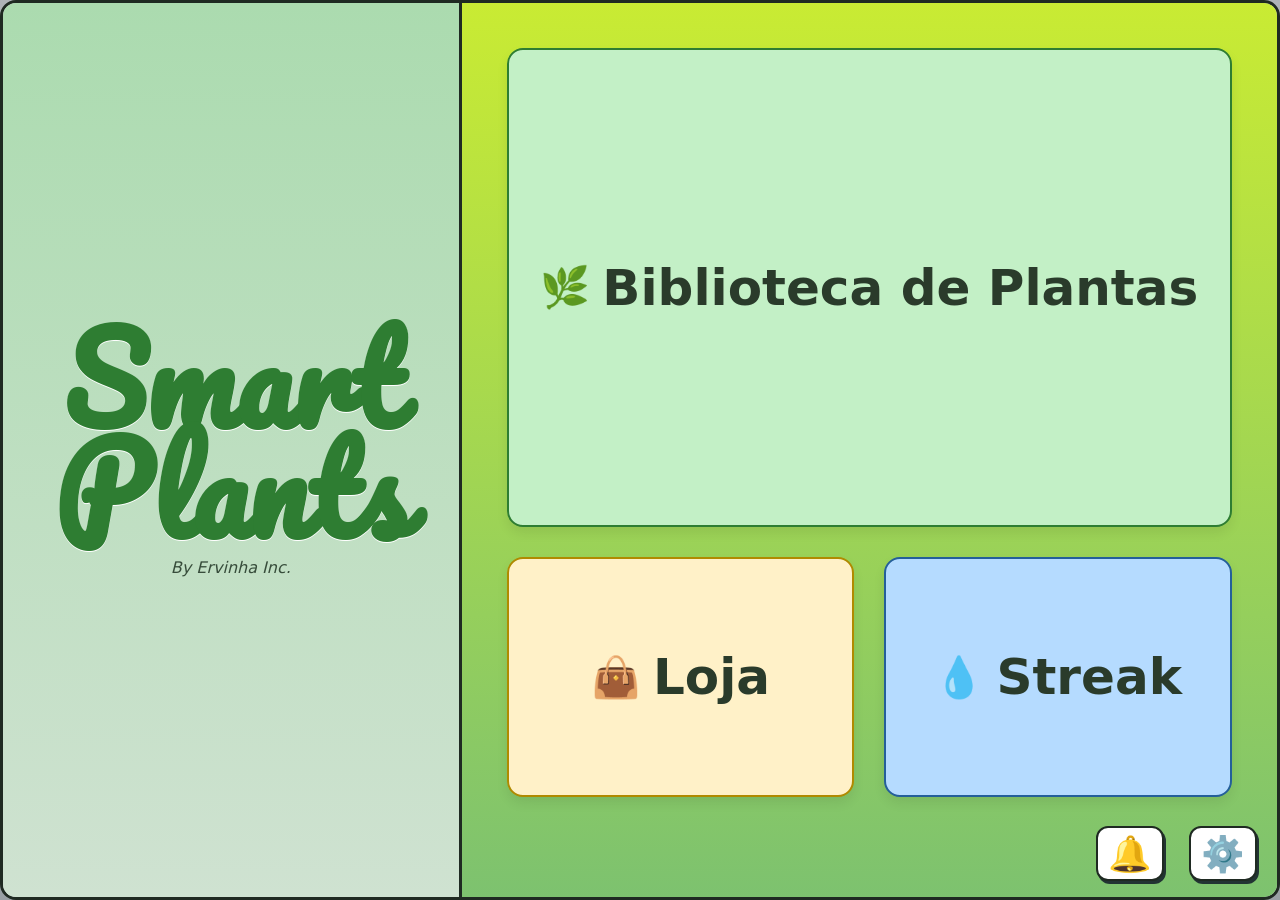
<file: index.html>
<!DOCTYPE html>
<html lang="pt-BR">
<head>
  <meta charset="UTF-8" />
  <meta name="viewport" content="width=device-width, initial-scale=1" />
  <title>SmartPlants</title>
  <link href="https://fonts.googleapis.com/css2?family=Pacifico&display=swap" rel="stylesheet" />
  <link rel="stylesheet" href="css/estilo.css" />
</head>
<body>
  <div class="app">
    <aside class="coluna-logo">
      <div class="marca">
        <h1 class="titulo">Smart<br>Plants</h1>
        <p class="assinatura">By Ervinha Inc.</p>
      </div>
    </aside>

    <main class="coluna-botoes">
      <a class="cartao cartao-biblioteca" href="plantas.html" aria-label="Biblioteca de Plantas">
        <span class="icone">🌿</span>
        <span class="texto">Biblioteca de Plantas</span>
      </a>
      <a class="cartao cartao-loja" href="loja.html"><span class="icone">👜</span><span class="texto">Loja</span></a>
      <a class="cartao cartao-streak" href="calendario.html"><span class="icone">💧</span><span class="texto">Streak</span></a>
      <!-- ícones pequenos -->
      <div class="rodape-icones">
        <button class="icone-opcao" title="Notificações">🔔</button>
        <button class="icone-opcao" title="Configurações">⚙️</button>
      </div>
    </main>

  </div>
  <script src="js/fontes.js"></script>
</body>
</html>
</file>
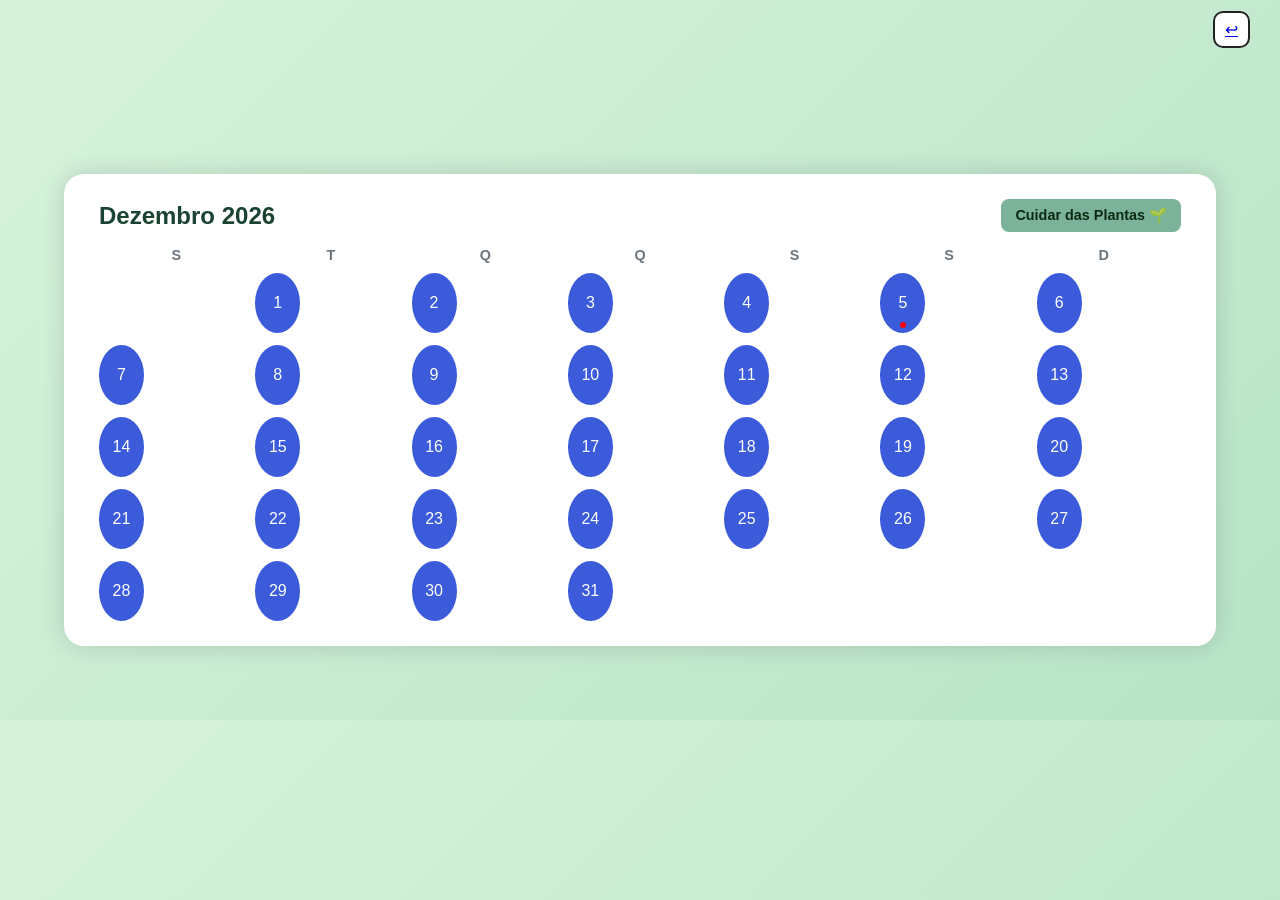
<file: calend.html>
<!DOCTYPE html>
<html lang="pt">
<head>
  <meta charset="UTF-8">
  <meta name="viewport" content="width=1280, height=720, initial-scale=1.0">
  <title>Calendário de Cuidados </title>
  <link rel="stylesheet" href="pao.css">
  
</head>
<body class="bodycal">
  <header class="topocal">
    <a class="voltar" href="index.html" title="Voltar para Home">↩</a>
  </header>
  <div class="calendar-wrapper">
   
   
  <div class="plant-video-container" id="plantVideoContainer">
   <video id="plantVideo" class="plant-video" preload="auto" muted>
    <source src="plant-20761_256.mp4" type="video/mp4">
    O teu navegador não suporta vídeo.
   </video>
   <div class="streak-overlay" id="streakText">5</div>
  </div>

    <header class="cabecalho-calendario">
      <h1 id="monthYear"></h1>
      <a href="plantas.html" class="btn">Cuidar das Plantas 🌱</a>
    </header>

    <div class="semana">
      <div>S</div>
      <div>T</div>
      <div>Q</div>
      <div>Q</div>
      <div>S</div>
      <div>S</div>
      <div>D</div>
    </div>

    <div class="calendar" id="calendar"></div>
  </div>
  
  <script src="pao.js"></script>
</body>
</html>
</file>
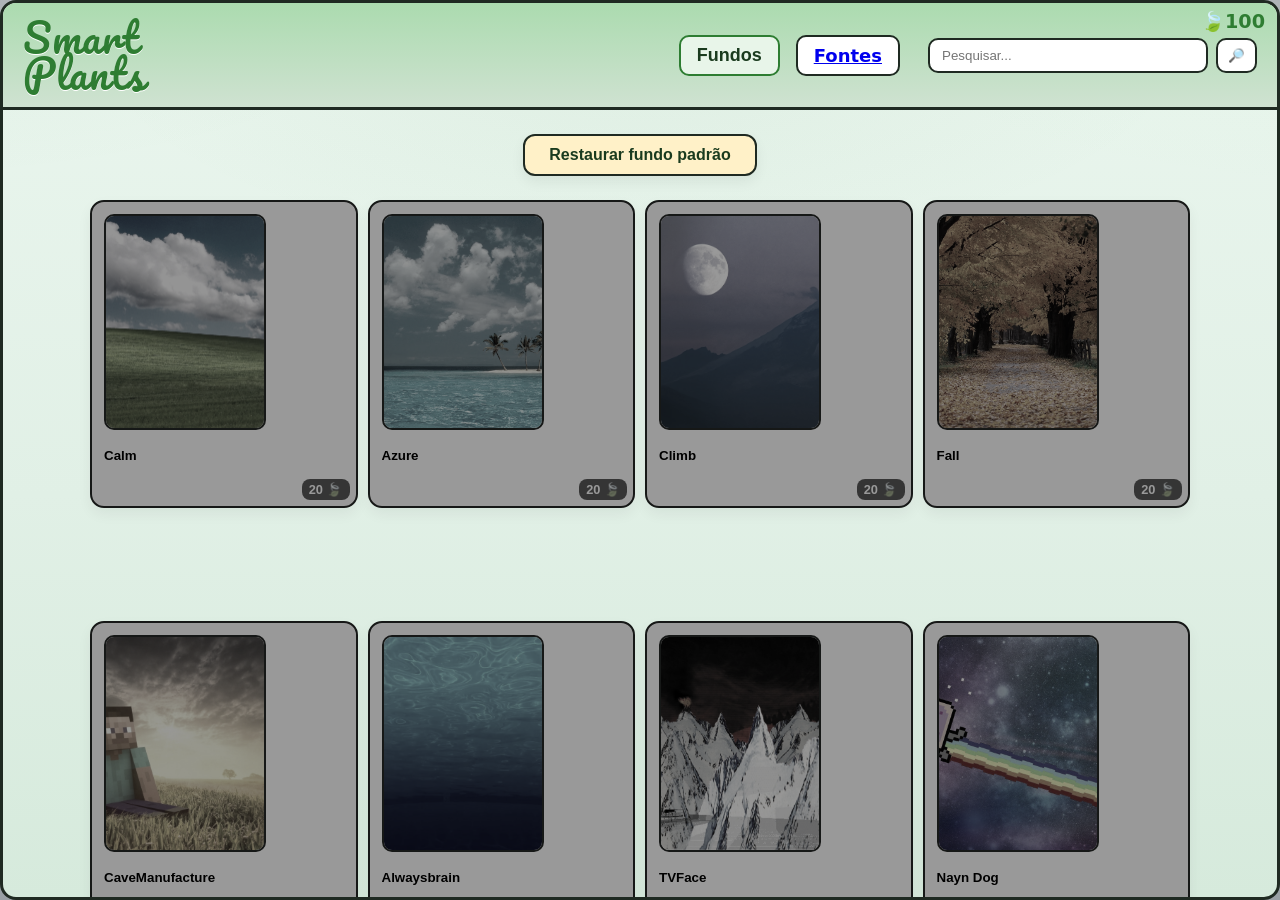
<file: loja.html>
<!DOCTYPE html>

<html lang="pt-BR">

<head>

  <meta charset="UTF-8" />

  <meta name="viewport" content="width=device-width, initial-scale=1" />

  <title>SmartPlants - Plantas</title>

  <link href="https://fonts.googleapis.com/css2?family=Pacifico&display=swap" rel="stylesheet" />

  <link rel="stylesheet" href="css/loja.css" />

</head>

<body>

  <div class="app">

    <header class="topo">

      <a class="logo-topo" href="index.html" aria-label="Voltar para Home">

        <span class="marca-mini">Smart<br>Plants</span>

      </a>

      <nav class="abas">

        <button class="aba ativa">Fundos</button>

        <a href="loja_fontes.html" class="aba">Fontes</a>

        <div class="carteira">

            🍃<span id="carteira-folhas">0</span>

        </div>

        <div class="busca">

          <input id="campo-busca" type="text" placeholder="Pesquisar..." />

          <button id="botao-filtro" title="Filtro">🔎</button>

        </div>

      </nav>

    </header>



    <main class="conteudo">

      <button id="reset-fundo" class="reset-btn">Restaurar fundo padrão</button>

      

      <section id="lista-fundos" class="grade">

        <button id="btnFundo1" class="cartao" type="button">

          <div class="foto"><img src="img\fundos\bliss.jpg"></div>

          <div class="infos"><strong>Calm</strong>

        </button>

        <button id="btnFundo2" class="cartao" type="button">

          <div class="foto"><img src="img\fundos\azul.webp"></div>

          <div class="infos"><strong>Azure</strong>

        </button>

        <button id="btnFundo3" class="cartao" type="button">

          <div class="foto"><img src="img\fundos\ascent.jpg"></div>

          <div class="infos"><strong>Climb</strong>

        </button>

        <button id="btnFundo4" class="cartao" type="button">

          <div class="foto"><img src="img\fundos\autumn.webp"></div>

          <div class="infos"><strong>Fall</strong>

        </button>

        <button id="btnFundo5" class="cartao" type="button">

          <div class="foto"><img src="img\fundos\cavemanufacture.jpg"></div>

          <div class="infos"><strong>CaveManufacture</strong>

        </button>

        <button id="btnFundo6" class="cartao" type="button">

          <div class="foto"><img src="img\fundos\Alwaysbrain.jpg"></div>

          <div class="infos"><strong>Alwaysbrain</strong>

        </button>

        <button id="btnFundo7" class="cartao" type="button">

          <div class="foto"><img src="img\fundos\TVFace.jpg"></div>

          <div class="infos"><strong>TVFace</strong>

        </button><button id="btnFundo8" class="cartao" type="button">

          <div class="foto"><img src="img\fundos\nyan_cat.jpg"></div>

          <div class="infos"><strong>Nayn Dog</strong>

        </button>

      </section>

    </main>

  </div>

  <div id="alert-modal" class="alert-modal hidden">

    <div class="alert-box">

      <p id="alert-text"></p>

      <button id="alert-ok">OK</button>

    </div>

  </div>

  <div id="confirm-modal" class="alert-modal hidden">

  <div class="alert-box">

    <p id="confirm-text"></p>

    <div style="display:flex; gap:12px; justify-content:center;">

      <button id="confirm-yes">Sim</button>

      <button id="confirm-no">Não</button>

    </div>

  </div>

</div>



  <script src="js/fontes.js"></script>

  <script src="js/fundo.js"></script>

</body>

</html>
</file>
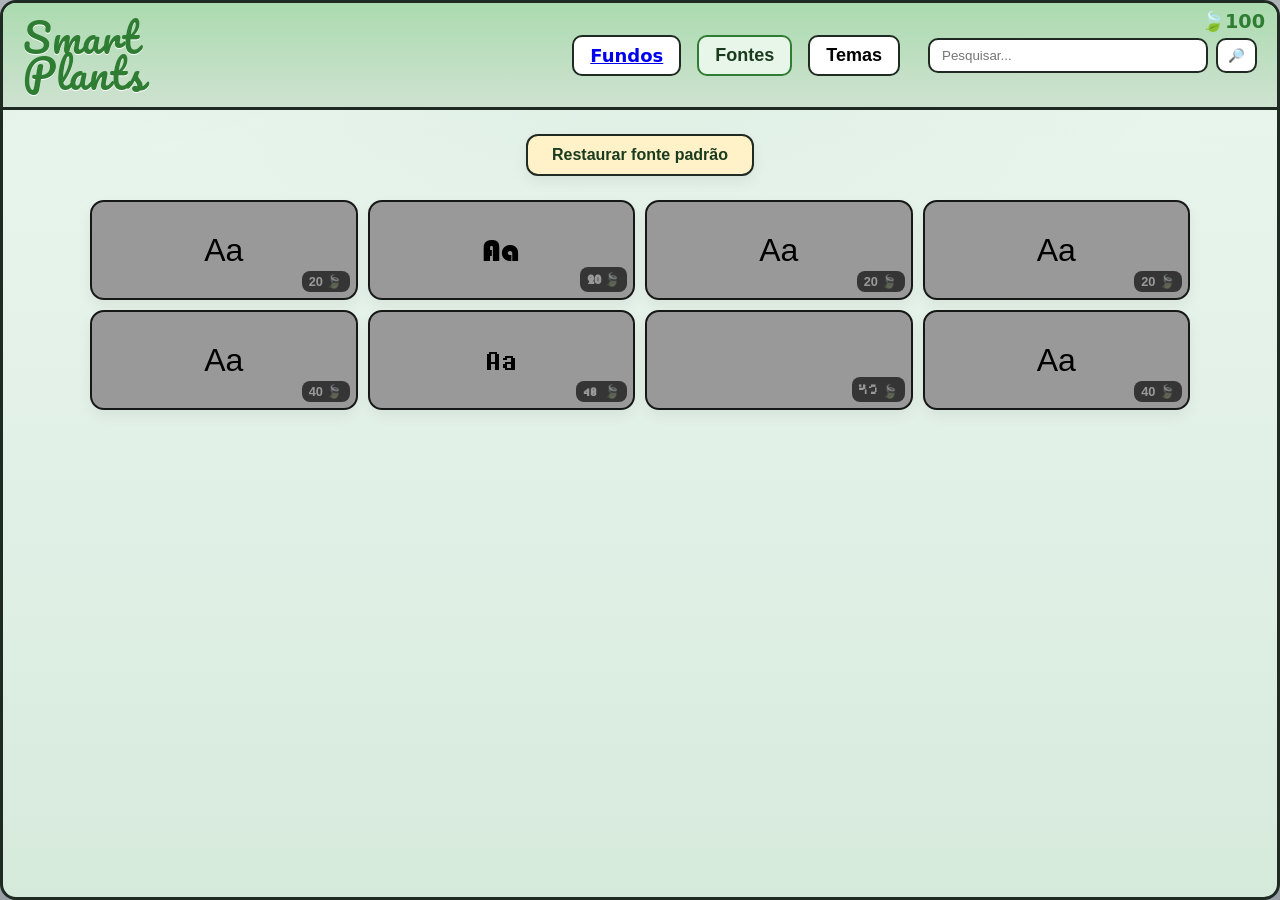
<file: loja_fontes.html>
<!DOCTYPE html>
<html lang="pt-BR">
<head>
  <meta charset="UTF-8" />
  <meta name="viewport" content="width=device-width, initial-scale=1" />
  <title>SmartPlants – Plantas</title>
  <link href="https://fonts.googleapis.com/css2?family=Pacifico&display=swap" rel="stylesheet" />
  <link rel="stylesheet" href="css/loja_fontes.css" />
</head>
<body>
  <div class="app">
    <header class="topo">
      <a class="logo-topo" href="index.html" aria-label="Voltar para Home">
        <span class="marca-mini">Smart<br>Plants</span>
      </a>
      <nav class="abas">
        <a href="loja.html" class="aba">Fundos</a>
        <button class="aba ativa">Fontes</button>
        <button class="aba">Temas</button>
        <div class="carteira">
            🍃<span id="carteira-folhas">0</span>
        </div>
        <div class="busca">
          <input id="campo-busca" type="text" placeholder="Pesquisar..." />
          <button id="botao-filtro" title="Filtro">🔎</button>
        </div>
      </nav>
    </header>

    <main class="conteudo">
      <button id="reset-fonte" class="reset-btn">Restaurar fonte padrão</button>
      
      <section id="lista-fontes" class="grade">
            <button class="cartao-fonte" data-font="Comic Sans MS">Aa</button>
            <button class="cartao-fonte" data-font="Bauhaus93">Aa</button>
            <button class="cartao-fonte" data-font="Papyrus">Aa</button>
        <button class="cartao-fonte" data-font="Jokerman">Aa</button>
        <button class="cartao-fonte" data-font="Magneto">Aa</button>
        <button class="cartao-fonte" data-font="Determination">Aa</button>
        <button class="cartao-fonte" data-font="Standard Galactic Alphabet"></button>
        <button class="cartao-fonte" data-font="Wingdings">Aa</button>
      </section>
    </main>
  </div>
  <div id="alert-modal" class="alert-modal hidden">
  <div class="alert-box">
    <p id="alert-text"></p>
    <button id="alert-ok">OK</button>
  </div>
  </div>

<div id="confirm-modal" class="alert-modal hidden">
  <div class="alert-box">
    <p id="confirm-text"></p>
    <div style="display:flex; gap:12px; justify-content:center;">
      <button id="confirm-yes">Sim</button>
      <button id="confirm-no">Não</button>
    </div>
  </div>
</div>

<!-- ORDEM CORRIGIDA: fontes.js DEPOIS de fundo.js -->
<script src="js/fontes.js"></script>
<script src="js/fundo.js"></script>
</body>
</html>
</file>
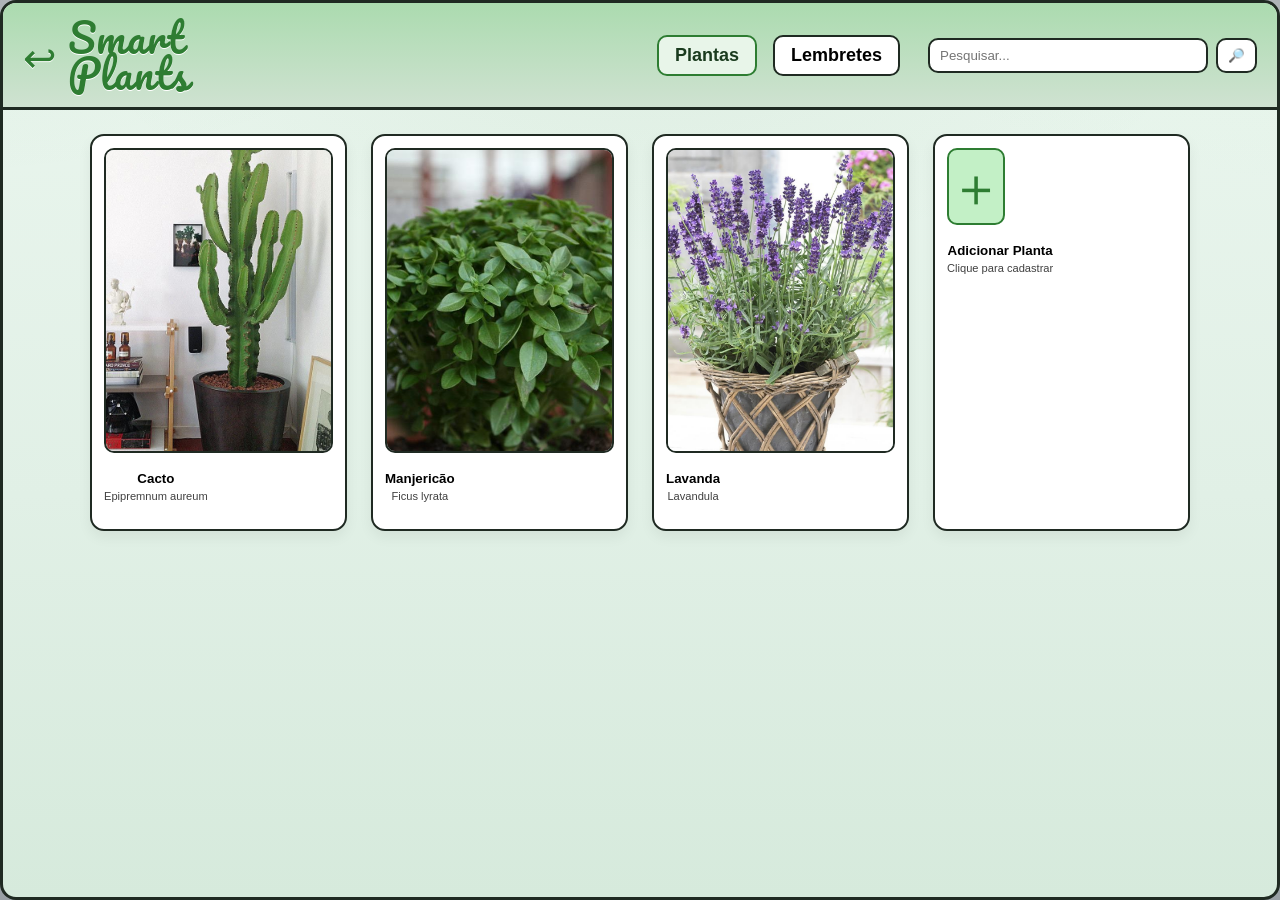
<file: plantas.html>
<!DOCTYPE html>
<html lang="pt-BR">
  <head>
    <meta charset="UTF-8" />
    <meta name="viewport" content="width=device-width, initial-scale=1" />
    <title>SmartPlants — Plantas</title>
    <link
      href="https://fonts.googleapis.com/css2?family=Pacifico&display=swap"
      rel="stylesheet"
    />
    <link rel="stylesheet" href="css/plantas.css" />
  </head>
  <body>
    <div class="app">
      <header class="topo">
        <a class="logo-topo" href="index.html" aria-label="Voltar para Home">
          <span class="logo-voltar marca-mini" aria-hidden="true">↩</span>
          <span class="marca-mini">Smart<br />Plants</span>
        </a>
        <nav class="abas">
          <button class="aba ativa">Plantas</button>
          <button class="aba" id="botao_lembretes_principal">
            <a
              href="lembretes.html"
              style="text-decoration: none; color: inherit"
              >Lembretes</a
            >
          </button>
          <div class="busca">
            <input id="campo-busca" type="text" placeholder="Pesquisar..." />
            <button id="botao-filtro" title="Filtro">🔎</button>
          </div>
        </nav>
      </header>

      <main class="conteudo">
        <section id="lista-plantas" class="grade">
          <!-- renderizado pelo JS -->
          <button id="cartao-adicionar" class="cartao adicionar" type="button">
            <div class="foto"><span class="mais">＋</span></div>
            <div class="infos">
              <strong>Adicionar Planta</strong
              ><small>Clique para cadastrar</small>
            </div>
          </button>
        </section>
      </main>
    </div>

    <!-- VISOR (visualização) — diferente do modal de editar -->
    <section id="visor" class="visor" hidden>
      <div class="visor-conteudo">
        <button id="fechar-visor" class="fechar" title="Fechar">✕</button>

        <aside class="painel-lateral">
          <h3>Ajudas</h3>
          <div id="texto-ajudas" class="texto-lateral"></div>
        </aside>

        <div class="visualizacao">
          <button id="anterior" class="seta seta-esq" title="Anterior">
            ❮
          </button>
          <div class="moldura-foto">
            <img id="foto-grande" alt="Foto da planta" />
            <div class="legenda">
              <strong id="nome-grande">—</strong> ·
              <span id="especie-grande">—</span>
            </div>
          </div>
          <button id="proximo" class="seta seta-dir" title="Próxima">❯</button>
        </div>

        <aside class="painel-lateral">
          <h3>Descrição</h3>
          <div id="texto-descricao" class="texto-lateral"></div>
        </aside>

        <div class="barra-inferior">
          <button id="botao-regar"  class="btn Streak">Cuidar</button>
          <button id="botao-editar" class="btn">✏️ Editar</button>
          <button id="botao-lembretes" class="btn">⏰ Lembrete</button>
          <button id="botao-excluir" class="btn perigo">🗑 Excluir</button>
        </div>
      </div>
    </section>

    <!-- MODAL criar/editar (separado do visor) -->
    <dialog id="modal-planta" class="modal">
      <form id="form-planta" method="dialog" class="formulario">
        <h2 id="titulo-modal">Nova Planta</h2>

        <div class="col-esq">
          <label>Nome <input type="text" id="nome" required /></label>
          <label>Espécie <input type="text" id="especie" /></label>
          <label>Data de aquisição <input type="date" id="data" /></label>
          <label
            >Tipo de planta
            <select id="tipo">
              <option value="">Selecione…</option>
              <option>Indoor</option>
              <option>Outdoor</option>
              <option>Suculenta</option>
              <option>Cactos</option>
              <option>Florífera</option>
              <option>Ervas</option>
            </select>
          </label>
        </div>

        <div class="col-centro">
          <label class="foto-campo">
            <input type="file" id="arquivo-foto" accept="image/*" hidden />
            <div id="preview" class="preview" role="img">🪴</div>
            <button type="button" id="btn-foto" class="btn">
              Escolher foto
            </button>
          </label>
        </div>

        <div class="col-dir">
          <label
            >Descrição
            <textarea
              id="descricao"
              rows="8"
              placeholder="Ex.: sol da manhã, rega 2x/semana…"
            ></textarea>
          </label>
        </div>

        <div class="acoes">
          <button type="submit" class="btn primario">Salvar</button>
          <button type="button" class="btn" id="cancelar">Cancelar</button>
        </div>

        <input type="hidden" id="id-edicao" />
      </form>
    </dialog>

    <!-- MODAL confirmação de exclusão (custom) -->
    <dialog id="modal-confirmar" class="modal">
      <div class="caixa-confirm">
        <h3>Confirmar exclusão</h3>
        <p id="confirm-mensagem">Tem certeza que deseja excluir?</p>
        <div class="acoes">
          <button type="button" class="btn" id="confirm-cancelar">
            Cancelar
          </button>
          <button type="button" class="btn perigo" id="confirm-excluir">
            Excluir
          </button>
        </div>
      </div>
    </div>
  </dialog>
  <script src="js/fontes.js"></script>
  <script src="js/fundo.js"></script>
  <script src="js/plantas.js"></script>
</body>
</html>
</file>
<file: css/estilo.css>
/* Base */
* { margin: 0; padding: 0; box-sizing: border-box; }
html, body { height: 100%; }

/* Paleta simples */
:root{
  --cinza-fundo-1: #aeb3b7;
  --cinza-fundo-2: #99a0a5;
  --borda: #1f2a22;

  --verde-clarinho: #c3f0c6;
  --verde: #85e789;
  --verde-escuro: #2e7d32;

  --amarelo-clarinho: #fff1c8;
  --azul-clarinho: #b5dbff;
}

body {
  font-family: system-ui, "Segoe UI", Roboto, Arial, sans-serif;
  /* Fundo com leve degradê p/ dar vida */
  background: linear-gradient(180deg, var(--cinza-fundo-1), var(--cinza-fundo-2));
}

/* Área do app com borda ao redor */
.app{
  height: 100%;
  width: 100%;
  border: 3px solid var(--borda);
  border-radius: 16px;
  background: #c2c7cb;
  display: flex;
  overflow: hidden;
}

/* Esquerda: logo centralizada */
.coluna-logo{
  width: 36%;
  border-right: 3px solid var(--borda);
  display: flex;
  align-items: center;
  justify-content: center;
  padding: 24px;
  /* leve cor para a área da logo */
  background: linear-gradient(180deg, #abdbaf 0%, #cfe2d1 100%);
}

.marca { text-align: center; }

/* NOVA fonte da logo */
.titulo{
  font-family: "Pacifico", cursive;
  color: var(--verde-escuro);
  font-size: 120px;
  line-height: .92;
  letter-spacing: .7px;
  text-shadow: 0 1px 0 #ffffff;
}

.assinatura{
  margin-top: 15px;
  font-style: italic;
  color: #1f3323;
  opacity: .85;
}

/* Direita: grid simples (biblioteca maior) */
.coluna-botoes{
  flex: 1;
  padding: 45px;
  display: grid;
  grid-template-columns: 1fr 1fr;
  grid-template-rows: 2fr 1fr;
  grid-template-areas:
    "biblioteca biblioteca"
    "loja       streak";
  gap: 30px;
  /* fundo sutil com verde bem claro */
  background: linear-gradient(180deg, #c9eb33 0%, #7dc26f 100%);
  /* permite posicionar ícones sem sobrepor conteúdo */
  position: relative;
  padding-bottom: 100px; /* reserva espaço para os ícones no rodapé */
}

/* Cartões/botões – cor + sombra leve, sem “loucura” */
.cartao{
  border: 2px solid var(--borda);
  border-radius: 16px;
  display: flex;
  align-items: center;
  justify-content: center;
  gap: 12px;
  cursor: pointer;
  transition: transform .2s ease, filter .15s ease;
  box-shadow: 0 6px 12px rgba(0,0,0,.08);
  /* deixar <a> com aparência de botão, sem sublinhado/cor de link */
  text-decoration: none;
  color: inherit;
  appearance: none;
  -webkit-appearance: none;
  user-select: none;
}
.cartao:hover{ transform: translateY(-8px); filter: brightness(1.02); }

/* foco consistente para acessibilidade */
.cartao:focus-visible{
  outline: 3px solid var(--borda);
  outline-offset: 2px;
}

.cartao-biblioteca{
  grid-area: biblioteca;
  background: var(--verde-clarinho);
  border-color: var(--verde-escuro);
}
.cartao-loja{
  grid-area: loja;
  background: var(--amarelo-clarinho);
  border-color: #b08a00;
}
.cartao-streak{
  grid-area: streak;
  background: var(--azul-clarinho);
  border-color: #245f9a;
}

/* Conteúdo dos cartões */
.icone{ font-size: clamp(28px, 4vw, 40px); }
.texto{
  font-size: 50px;
  font-weight: 800;
  color: #2a3b2b;
  text-align: center;
}

/* Ícones de rodapé */
.rodape-icones{
  position: absolute; /* fica dentro da coluna-botoes */
  right: 20px;
  bottom: 16px;
  display: flex;
  gap: 25px;
}
  
  .icone-opcao{
    font-size:35px; line-height:1;
    background:#fff; border:2px solid var(--borda);
    border-radius:12px; padding:8px 10px;
    box-shadow:2px 3px 0 #233; cursor:pointer;
  }
  .icone-opcao:hover{ transform:translateY(-1px); }

@font-face {
  font-family: 'Determination';
  src: url('../fonts/DeterminationMonoWebRegular-Z5oq.ttf') format('truetype');
  font-display: swap;
}

@font-face {
  font-family: 'Standard Galactic Alphabet';
  src: url('../fonts/sga-font.ttf') format('truetype');
  font-display: swap;
}

@font-face {
  font-family: 'Bauhaus93';
  src: url('../fonts/Bauhaus93.ttf') format('truetype');
  font-display: swap;
}
</file>
<file: pao.css>
/* Reset básico */
* {
  margin: 0;
  padding: 0;
  box-sizing: border-box;
}

.bodycal {
  width: 1280px;
  height: 720px;
  margin: 0 auto;
  background: linear-gradient(135deg, #d8f3dc, #b7e4c7);
  font-family: "Segoe UI", Tahoma, Geneva, Verdana, sans-serif;
  position: relative;
  display: flex;
  justify-content: center;
  align-items: center;
}

.topocal {
  position: absolute;
  top: 20px;
  right: 30px;
  z-index: 10;
}
/* Container principal */
.calendar-wrapper {
  width: 500px;
  height: 400px;
  background: #ffffff;
  border-radius: 20px;
  box-shadow: 0 0 25px rgba(0, 0, 0, 0.15);
  display: flex;
  flex-direction: column;
  align-items: center;
  padding: 25px 35px;
  margin-top: 100px;     
}
.cabecalho-calendario {
  width: 100%;
  display: flex;
  justify-content: space-between;
  align-items: center;
  margin-bottom: 15px;
}

#monthYear {
  font-size: 1.5rem;
  color: #1b4332;
  font-weight: bold;
}

.btn {
  background: #7ab399;
  color: #0b2910;
  text-decoration: none;
  padding: 8px 14px;
  border-radius: 8px;
  font-weight: bold;
  transition: 0.3s;
  font-size: 0.9rem;
}

.btn:hover {
  background: #d3d6a3;
}

.voltar {
  border: 2px solid #222;
  background: #fff;
  border-radius: 10px;
  padding: 8px 10px;
  cursor: pointer;
}

.semana {
  width: 100%;
  display: grid;
  grid-template-columns: repeat(7, 1fr);
  text-align: center;
  margin-bottom: 10px;
  font-weight: 600;
  color: #6c757d;
  font-size: 0.9rem;
}


/* Calendário */
.calendar {
  display: grid;
  grid-template-columns: repeat(7, 1fr);
  grid-gap: 12px;
  width: 100%;
}

.day {
  width: 45px;
  height: 45px;
  background: #3b5bdb;
  color: white;
  border-radius: 50%;
  display: flex;
  justify-content: center;
  align-items: center;
  font-weight: 500;
  position: relative;
  transition: all 0.3s ease;
}


.day.today::after {
  content: "";
  position: absolute;
  bottom: 5px;
  width: 6px;
  height: 6px;
  background: red;
  border-radius: 50%;
}


/* Estados */
.day.done {
  background: #2d6a4f;
  color: #fff;
}

.day.partial {
  background: #f4a261;
  color: #fff;
}

.day.missed {
  background: #e63946;
  color: #fff;
}

.day:hover {
  border-color: #2d6a4f;
  transform: scale(1.05);
}

/* Responsivo (caso aberto em ecrã menor) */
@media (max-width: 1280px) {
  body {
    width: 100%;
    height: auto;
  }

  .calendar-wrapper {
    width: 90%;
    height: auto;
  }

  .day {
    height: 60px;
    font-size: 1rem;
  }
}

.plant-video-container {
  position: absolute;
  top: -205px;
  left: 50%;
  transform: translateX(-50%);
  display: flex;
  flex-direction: column;
  align-items: center;
  opacity: 0;
  transition: opacity 1s ease;
}

.video-wrapper {
  position: relative;
  width: 200px;
  height: 200px;
  border-radius: 10px;
  overflow: hidden;
  box-shadow: 0 4px 12px rgba(0, 0, 0, 0.3);
}


.plant-video {
  width: 80%;
  height: 90%;
  object-fit: cover;
  border-radius: 10px;
}

.streak-overlay {
  position: absolute;
  bottom: 100px;
  right: 110px;
  font-size: 5rem;
  font-family: 'Press Start 2P', monospace; /* Fonte estilo pixel art */
  color: #b7e4c7;
  text-shadow: 2px 2px #1b4332, -2px -2px #1b4332;
  opacity: 0;
  transition: opacity 1s ease;
}
.show-video {
  opacity: 1 !important;
}

.show-video .streak-overlay {
  opacity: 1;
  transform: translateY(0);
}

.calendar-wrapper {
  position: relative;
  overflow: visible;
}
@import url('https://fonts.googleapis.com/css2?family=Press+Start+2P&display=swap');
</file>
<file: css/loja.css>
/*  Plantas â€” layout e estilos*/



/* Reset bÃ¡sico */

* {

  margin: 0;

  padding: 0;

  box-sizing: border-box;

}



/* Paleta compartilhada com a Home (index) */

:root{

  --cinza-fundo-1: #aeb3b7;

  --cinza-fundo-2: #99a0a5;

  --borda: #1f2a22;



  --verde-clarinho: #c3f0c6;

  --verde: #85e789;

  --verde-escuro: #2e7d32;



  --amarelo-clarinho: #fff1c8;

  --azul-clarinho: #b5dbff;

}



html,

body {

  height: 100%;

}



body {

  font-family: system-ui, "Segoe UI", Roboto, Arial, sans-serif;

  /* mesmo fundo suave da Home */

  background: linear-gradient(180deg, var(--cinza-fundo-1), var(--cinza-fundo-2));

}



/* App com borda ao redor */

.app {

  height: 100%;

  width: 100%;

  border: 3px solid var(--borda);

  border-radius: 16px;

  /* fundo com cara de plantas: verdes bem suaves e orgÃ¢nicos */

  background:

    radial-gradient(1100px 480px at -10% -12%, rgba(46,125,50,.06), rgba(46,125,50,0) 60%),

    radial-gradient(1100px 480px at 110% -12%, rgba(133,231,137,.06), rgba(133,231,137,0) 62%),

    linear-gradient(180deg, #eaf6ee 0%, #e1f0e6 55%, #d6eadc 100%);

  display: flex;

  flex-direction: column;

  overflow: hidden;

}



/* Topo */

.topo {

  display: flex;

  align-items: center;

  justify-content: space-between;

  padding: 16px 20px;

  border-bottom: 3px solid var(--borda);

  /* aproxima a barra do topo do visual da Home */

  background: linear-gradient(180deg, #abdbaf 0%, #cfe2d1 100%);

}



.abas {

  display: flex;

  align-items: center;

  gap: 16px;

}



.aba {

  border-radius: 10px;

  border: 2px solid var(--borda);

  background: #fff;

  font-weight: 700;

  padding: 8px 16px;

  cursor: pointer;

  font-size: large;

}



.aba.ativa {

  background: #e8f5e9;

  border-color: var(--verde-escuro);

  color: #1a3b1e;

}



.busca {

  display: flex;

  align-items: center;

  gap: 8px;

  margin-left: 12px;

}



.busca input {

  border: 2px solid var(--borda);

  border-radius: 10px;

  padding: 8px 12px;

  width: 280px;

  background: #fff;

}



.busca button,

.voltar {

  border: 2px solid var(--borda);

  background: #fff;

  border-radius: 10px;

  padding: 8px 10px;

  cursor: pointer;

}



/* Logo no topo (link para Home) â€“ visual igual ao index, sem aparÃªncia de link */

.logo-topo {

  display: flex;

  align-items: center;

  gap: 10px;

  text-decoration: none;

  color: inherit;

  cursor: pointer;

}
.logo-voltar {
  display: inline-block;
  font-size: 32px;
  line-height: 1;
  color: var(--verde-escuro);
  text-shadow: 0 1px 0 #ffffff;
}

.logo-topo:focus-visible {

  outline: 3px solid var(--borda);

  outline-offset: 3px;

  border-radius: 8px;

}

.marca-mini {

  font-family: "Pacifico", cursive;

  color: var(--verde-escuro); /* mesmo tom do index */

  font-size: 40px; /* um pouco maior para ficar mais chamativa */

  line-height: .9;

  letter-spacing: .7px;

  text-shadow: 0 1px 0 #ffffff;

  transition: transform .15s ease, text-shadow .2s ease, color .2s ease;

}

.logo-topo:hover .marca-mini,

.logo-topo:focus-visible .marca-mini {

  transform: translateY(-1px);

  /* brilho sutil em verde para chamar atenÃ§Ã£o, mantendo a aparÃªncia */

  text-shadow: 0 1px 0 #ffffff, 0 0 8px rgba(46,125,50,.28);

}



/* ConteÃºdo principal */

.conteudo {

  flex: 1;

  padding: 24px;

  overflow: auto;

  /* leve realce no topo do conteÃºdo, mantendo a leitura */

  background: radial-gradient(900px 340px at 50% -8%, rgba(46,125,50,.05), transparent 62%);

}



/* Grade de cartÃµes â€” responsiva e centralizada */

.grade {

  display: grid;

  grid-template-columns: repeat(auto-fill, minmax(240px, 1fr));

  gap: 10px;

  max-width: 1100px;

  margin: 0 auto;

}



/* CartÃµes das plantas */

.cartao {

  display: flex;

  flex-direction: column;

  gap: 12px;

  border: 2px solid var(--borda);

  border-radius: 14px;

  background: #ffffff;

  cursor: pointer;

  padding: 12px;

  transition: transform .12s ease, box-shadow .15s ease, background .15s ease;

  box-shadow: 0 6px 14px rgba(0, 0, 0, .06);

  height: 75%;

}



.cartao:hover {

  transform: translateY(-3px);

  background: #f7faf7;

  box-shadow: 0 10px 22px rgba(0, 0, 0, .08);

}



/* animaÃ§Ã£o simples ao salvar/atualizar */

.cartao.recent {

  animation: card-flash .8s ease-out;

}

@keyframes card-flash {

  0% { box-shadow: 0 0 0 rgba(46,125,50,0); transform: translateY(-3px); }

  30% { box-shadow: 0 0 0 6px rgba(46,125,50,0.18); }

  100% { box-shadow: 0 10px 22px rgba(0,0,0,.08); }

}



/* Foto vertical dentro do cartÃ£o */

.cartao .foto {

  aspect-ratio: 3 / 4;

  border: 2px solid var(--borda);

  border-radius: 10px;

  background: linear-gradient(180deg, #eef3f6, #e3e9ed);

  display: flex;

  align-items: center;

  justify-content: center;

  overflow: hidden;

}



.cartao .foto img {

  width: 100%;

  height: 100%;

  object-fit: cover;

}



.cartao .infos {

  display: flex;

  flex-direction: column;

  gap: 4px;

  margin-top: 6px;

  min-height: 46px; /* mantÃ©m altura do bloco de infos consistente */

}



.cartao .infos strong {

  font-weight: 800;

  /* mantÃ©m em uma linha com reticÃªncias */

  white-space: nowrap;

  overflow: hidden;

  text-overflow: ellipsis;

}



.cartao .infos small {

  opacity: .75;

  white-space: nowrap;

  overflow: hidden;

  text-overflow: ellipsis;

}



/* CartÃ£o de adicionar */

.foto {

  background: var(--verde-clarinho);

  border-color: var(--verde-escuro);

}



.preco-overlay {

  position: absolute;

  bottom: 6px;

  right: 6px;

  background: rgba(0, 0, 0, 0.65);

  color: #fff;

  font-weight: bold;

  padding: 3px 7px;

  border-radius: 8px;

  font-size: 0.8rem;

  pointer-events: none;

}



.cartao.locked {

  filter: grayscale(0.8) brightness(0.6);

  position: relative;

}



.carteira {

  position: fixed;

  top: 10px;

  right: 15px;

  font-size: 1.2rem;

  font-weight: bold;

  color: #2e7d32;

  z-index: 10;

}



@font-face {

  font-family: 'Determination';

  src: url('../fonts/DeterminationMonoWebRegular-Z5oq.ttf') format('truetype');

  font-display: swap;

}



.alert-modal {

  position: fixed;

  top: 0;

  left: 0;

  width: 100%;

  height: 100%;

  background: rgba(0,0,0,.45);

  display: flex;

  align-items: center;

  justify-content: center;

  z-index: 9999;

}



.alert-modal.hidden {

  display: none;

}



.alert-box {

  background: #ffffff;

  border: 3px solid var(--borda);

  border-radius: 14px;

  max-width: 380px;

  padding: 24px 28px;

  text-align: center;

  box-shadow: 0 10px 22px rgba(0,0,0,.12);

  animation: fadeIn .18s ease-out;

  font-size: 1.1rem;

}



.alert-box p {

  margin-bottom: 20px;

  color: #1a3b1e;

  font-weight: 600;

}



#alert-ok {

  border: 2px solid var(--borda);

  background: var(--verde-clarinho);

  padding: 8px 24px;

  border-radius: 10px;

  cursor: pointer;

  font-weight: 700;

  transition: background .15s ease, transform .15s ease;

}



#alert-ok:hover {

  background: var(--verde);

  transform: translateY(-2px);

}



@keyframes fadeIn {

  from { opacity: 0; transform: scale(.95); }

  to { opacity: 1; transform: scale(1); }

}



#confirm-yes,

#confirm-no {

  border: 2px solid var(--borda);

  padding: 8px 20px;

  border-radius: 10px;

  cursor: pointer;

  font-weight: 700;

  background: #fff;

  transition: background .15s ease, transform .15s ease;

}



#confirm-yes:hover {

  background: var(--verde);

  transform: translateY(-2px);

}



#confirm-no:hover {

  background: #ffb5b5;

  transform: translateY(-2px);

}



/* BotÃ£o de reset de fundo */

.reset-btn {

  display: block;

  margin: 0 auto 24px auto;

  padding: 10px 24px;

  border-radius: 12px;

  border: 2px solid var(--borda);

  background: var(--amarelo-clarinho);

  font-weight: 800;

  font-size: 1rem;

  cursor: pointer;

  color: #1a3b1e;

  box-shadow: 0 6px 14px rgba(0, 0, 0, .06);

  transition: background .15s ease, transform .15s ease, box-shadow .15s ease;

}



.reset-btn:hover {

  background: #ffe39b;

  transform: translateY(-2px);

  box-shadow: 0 10px 22px rgba(0, 0, 0, .08);

}



@font-face {

  font-family: 'Determination';

  src: url('../fonts/DeterminationMonoWebRegular-Z5oq.ttf') format('truetype');

  font-display: swap;

}



@font-face {

  font-family: 'Standard Galactic Alphabet';

  src: url('../fonts/sga-font.ttf') format('truetype');

  font-display: swap;

}



@font-face {

  font-family: 'Bauhaus93';

  src: url('../fonts/Bauhaus93.ttf') format('truetype');

  font-display: swap;

}
</file>
<file: css/loja_fontes.css>
/*  Plantas – layout e estilos*/

/* Reset básico */
* {
  margin: 0;
  padding: 0;
  box-sizing: border-box;
}

/* Paleta compartilhada com a Home (index) */
:root{
  --cinza-fundo-1: #aeb3b7;
  --cinza-fundo-2: #99a0a5;
  --borda: #1f2a22;

  --verde-clarinho: #c3f0c6;
  --verde: #85e789;
  --verde-escuro: #2e7d32;

  --amarelo-clarinho: #fff1c8;
  --azul-clarinho: #b5dbff;
}

html,
body {
  height: 100%;
}

body {
  font-family: system-ui, "Segoe UI", Roboto, Arial, sans-serif;
  /* mesmo fundo suave da Home */
  background: linear-gradient(180deg, var(--cinza-fundo-1), var(--cinza-fundo-2));
}

/* App com borda ao redor */
.app {
  height: 100%;
  width: 100%;
  border: 3px solid var(--borda);
  border-radius: 16px;
  /* fundo com cara de plantas: verdes bem suaves e orgânicos */
  background:
    radial-gradient(1100px 480px at -10% -12%, rgba(46,125,50,.06), rgba(46,125,50,0) 60%),
    radial-gradient(1100px 480px at 110% -12%, rgba(133,231,137,.06), rgba(133,231,137,0) 62%),
    linear-gradient(180deg, #eaf6ee 0%, #e1f0e6 55%, #d6eadc 100%);
  display: flex;
  flex-direction: column;
  overflow: hidden;
}

/* Topo */
.topo {
  display: flex;
  align-items: center;
  justify-content: space-between;
  padding: 16px 20px;
  border-bottom: 3px solid var(--borda);
  /* aproxima a barra do topo do visual da Home */
  background: linear-gradient(180deg, #abdbaf 0%, #cfe2d1 100%);
}

.abas {
  display: flex;
  align-items: center;
  gap: 16px;
}

.aba {
  border-radius: 10px;
  border: 2px solid var(--borda);
  background: #fff;
  font-weight: 700;
  padding: 8px 16px;
  cursor: pointer;
  font-size: large;
}

.aba.ativa {
  background: #e8f5e9;
  border-color: var(--verde-escuro);
  color: #1a3b1e;
}

.busca {
  display: flex;
  align-items: center;
  gap: 8px;
  margin-left: 12px;
}

.busca input {
  border: 2px solid var(--borda);
  border-radius: 10px;
  padding: 8px 12px;
  width: 280px;
  background: #fff;
}

.busca button,
.voltar {
  border: 2px solid var(--borda);
  background: #fff;
  border-radius: 10px;
  padding: 8px 10px;
  cursor: pointer;
}

/* Logo no topo (link para Home) – visual igual ao index, sem aparência de link */
.logo-topo {
  display: flex;
  align-items: center;
  gap: 10px;
  text-decoration: none;
  color: inherit;
  cursor: pointer;
}
.logo-voltar {
  display: inline-block;
  font-size: 32px;
  line-height: 1;
  color: var(--verde-escuro);
  text-shadow: 0 1px 0 #ffffff;
}
.logo-topo:focus-visible {
  outline: 3px solid var(--borda);
  outline-offset: 3px;
  border-radius: 8px;
}
.marca-mini {
  font-family: "Pacifico", cursive;
  color: var(--verde-escuro); /* mesmo tom do index */
  font-size: 40px; /* um pouco maior para ficar mais chamativa */
  line-height: .9;
  letter-spacing: .7px;
  text-shadow: 0 1px 0 #ffffff;
  transition: transform .15s ease, text-shadow .2s ease, color .2s ease;
}
.logo-topo:hover .marca-mini,
.logo-topo:focus-visible .marca-mini {
  transform: translateY(-1px);
  /* brilho sutil em verde para chamar atenção, mantendo a aparência */
  text-shadow: 0 1px 0 #ffffff, 0 0 8px rgba(46,125,50,.28);
}

/* Conteúdo principal */
.conteudo {
  flex: 1;
  padding: 24px;
  overflow: auto;
  /* leve realce no topo do conteúdo, mantendo a leitura */
  background: radial-gradient(900px 340px at 50% -8%, rgba(46,125,50,.05), transparent 62%);
}

/* Grade de cartões – responsiva e centralizada */
.grade {
  display: grid;
  grid-template-columns: repeat(auto-fill, minmax(240px, 1fr));
  gap: 10px;
  max-width: 1100px;
  margin: 0 auto;
}

/* Cartões das plantas */
.cartao-fonte {
  display: flex;
  flex-direction: column;
  gap: 12px;
  border: 2px solid var(--borda);
  border-radius: 14px;
  background: #ffffff;
  cursor: pointer;
  padding: 12px;
  transition: transform .12s ease, box-shadow .15s ease, background .15s ease;
  box-shadow: 0 6px 14px rgba(0, 0, 0, .06);
  height: 75%;
}

.cartao-fonte:hover {
  transform: translateY(-3px);
  background: #f7faf7;
  box-shadow: 0 10px 22px rgba(0, 0, 0, .08);
}

/* animação simples ao salvar/atualizar */
.cartao-fonte.recent {
  animation: card-flash .8s ease-out;
}
@keyframes card-flash {
  0% { box-shadow: 0 0 0 rgba(46,125,50,0); transform: translateY(-3px); }
  30% { box-shadow: 0 0 0 6px rgba(46,125,50,0.18); }
  100% { box-shadow: 0 10px 22px rgba(0,0,0,.08); }
}

/* Foto vertical dentro do cartão */
.cartao-fonte .foto {
  aspect-ratio: 3 / 4;
  border: 2px solid var(--borda);
  border-radius: 10px;
  background: linear-gradient(180deg, #eef3f6, #e3e9ed);
  display: flex;
  align-items: center;
  justify-content: center;
  overflow: hidden;
}

.cartao-fonte .foto img {
  width: 100%;
  height: 100%;
  object-fit: cover;
}

.cartao-fonte .infos {
  display: flex;
  flex-direction: column;
  gap: 4px;
  margin-top: 6px;
  min-height: 46px; /* mantém altura do bloco de infos consistente */
}

.cartao-fonte .infos strong {
  font-weight: 800;
  /* mantém em uma linha com reticências */
  white-space: nowrap;
  overflow: hidden;
  text-overflow: ellipsis;
}

.cartao-fonte .infos small {
  opacity: .75;
  white-space: nowrap;
  overflow: hidden;
  text-overflow: ellipsis;
}

/* Cartão de adicionar */
.foto {
  background: var(--verde-clarinho);
  border-color: var(--verde-escuro);
}

#lista-fontes .cartao-fonte {
  font-size: 2rem;
  display: flex;
  align-items: center;
  justify-content: center;
  height: 100px;
  position: relative;
  cursor: pointer;
}

.cartao-fonte.locked {
  filter: grayscale(0.8) brightness(0.6);
}

.preco-overlay {
  position: absolute;
  bottom: 6px;
  right: 6px;
  background: rgba(0, 0, 0, 0.65);
  color: #fff;
  font-weight: bold;
  padding: 3px 7px;
  border-radius: 8px;
  font-size: 0.8rem;
  pointer-events: none;
}

.carteira {
  position: fixed;
  top: 10px;
  right: 15px;
  font-size: 1.2rem;
  font-weight: bold;
  color: #2e7d32;
  z-index: 10;
}

/* Botão de reset de fonte */
.reset-btn {
  display: block;
  margin: 0 auto 24px auto;
  padding: 10px 24px;
  border-radius: 12px;
  border: 2px solid var(--borda);
  background: var(--amarelo-clarinho);
  font-weight: 800;
  font-size: 1rem;
  cursor: pointer;
  color: #1a3b1e;
  box-shadow: 0 6px 14px rgba(0, 0, 0, .06);
  transition: background .15s ease, transform .15s ease, box-shadow .15s ease;
}

.reset-btn:hover {
  background: #ffe39b;
  transform: translateY(-2px);
  box-shadow: 0 10px 22px rgba(0, 0, 0, .08);
}

/* ============================================
   MODAL STYLES - SAME AS loja.css
   ============================================ */
.alert-modal {
  position: fixed;
  top: 0;
  left: 0;
  width: 100%;
  height: 100%;
  background: rgba(0,0,0,.45);
  display: flex;
  align-items: center;
  justify-content: center;
  z-index: 9999;
}

.alert-modal.hidden {
  display: none;
}

.alert-box {
  background: #ffffff;
  border: 3px solid var(--borda);
  border-radius: 14px;
  max-width: 380px;
  padding: 24px 28px;
  text-align: center;
  box-shadow: 0 10px 22px rgba(0,0,0,.12);
  animation: fadeIn .18s ease-out;
  font-size: 1.1rem;
}

.alert-box p {
  margin-bottom: 20px;
  color: #1a3b1e;
  font-weight: 600;
}

#alert-ok {
  border: 2px solid var(--borda);
  background: var(--verde-clarinho);
  padding: 8px 24px;
  border-radius: 10px;
  cursor: pointer;
  font-weight: 700;
  transition: background .15s ease, transform .15s ease;
}

#alert-ok:hover {
  background: var(--verde);
  transform: translateY(-2px);
}

@keyframes fadeIn {
  from { opacity: 0; transform: scale(.95); }
  to { opacity: 1; transform: scale(1); }
}

#confirm-yes,
#confirm-no {
  border: 2px solid var(--borda);
  padding: 8px 20px;
  border-radius: 10px;
  cursor: pointer;
  font-weight: 700;
  background: #fff;
  transition: background .15s ease, transform .15s ease;
}

#confirm-yes:hover {
  background: var(--verde);
  transform: translateY(-2px);
}

#confirm-no:hover {
  background: #ffb5b5;
  transform: translateY(-2px);
}

/* ============================================ */

@font-face {
  font-family: 'Determination';
  src: url('../fonts/DeterminationMonoWebRegular-Z5oq.ttf') format('truetype');
  font-display: swap;
}

@font-face {
  font-family: 'Standard Galactic Alphabet';
  src: url('../fonts/sga-font.ttf') format('truetype');
  font-display: swap;
}

@font-face {
  font-family: 'Bauhaus93';
  src: url('../fonts/Bauhaus93.ttf') format('truetype');
  font-display: swap;
}
</file>
<file: css/plantas.css>
/*  Plantas — layout e estilos*/

/* Reset básico */
* {
  margin: 0;
  padding: 0;
  box-sizing: border-box;
}

/* Paleta compartilhada com a Home (index) */
:root{
  --cinza-fundo-1: #aeb3b7;
  --cinza-fundo-2: #99a0a5;
  --borda: #1f2a22;

  --verde-clarinho: #c3f0c6;
  --verde: #85e789;
  --verde-escuro: #2e7d32;

  --amarelo-clarinho: #fff1c8;
  --azul-clarinho: #b5dbff;
}

html,
body {
  height: 100%;
}

body {
  font-family: system-ui, "Segoe UI", Roboto, Arial, sans-serif;
  /* mesmo fundo suave da Home */
  background: linear-gradient(180deg, var(--cinza-fundo-1), var(--cinza-fundo-2));
}

/* App com borda ao redor */
.app {
  height: 100%;
  width: 100%;
  border: 3px solid var(--borda);
  border-radius: 16px;
  /* fundo com cara de plantas: verdes bem suaves e orgânicos */
  background:
    radial-gradient(1100px 480px at -10% -12%, rgba(46,125,50,.06), rgba(46,125,50,0) 60%),
    radial-gradient(1100px 480px at 110% -12%, rgba(133,231,137,.06), rgba(133,231,137,0) 62%),
    linear-gradient(180deg, #eaf6ee 0%, #e1f0e6 55%, #d6eadc 100%);
  display: flex;
  flex-direction: column;
  overflow: hidden;
}

/* Topo */
.topo {
  display: flex;
  align-items: center;
  justify-content: space-between;
  padding: 16px 20px;
  border-bottom: 3px solid var(--borda);
  /* aproxima a barra do topo do visual da Home */
  background: linear-gradient(180deg, #abdbaf 0%, #cfe2d1 100%);
}

.abas {
  display: flex;
  align-items: center;
  gap: 16px;
}

.aba {
  border-radius: 10px;
  border: 2px solid var(--borda);
  background: #fff;
  font-weight: 700;
  padding: 8px 16px;
  cursor: pointer;
  font-size: large;
}

.aba.ativa {
  background: #e8f5e9;
  border-color: var(--verde-escuro);
  color: #1a3b1e;
}

.busca {
  display: flex;
  align-items: center;
  gap: 8px;
  margin-left: 12px;
}

.busca input {
  border: 2px solid var(--borda);
  border-radius: 10px;
  padding: 8px 12px;
  width: 280px;
  background: #fff;
}

.busca button,
.voltar {
  border: 2px solid var(--borda);
  background: #fff;
  border-radius: 10px;
  padding: 8px 10px;
  cursor: pointer;
}

/* Logo no topo (link para Home) – visual igual ao index, sem aparência de link */
.logo-topo {
  display: flex;
  align-items: center;
  gap: 10px;
  text-decoration: none;
  color: inherit;
  cursor: pointer;
}
.logo-voltar {
  display: inline-block;
  font-size: 32px;
  line-height: 1;
  color: var(--verde-escuro);
  text-shadow: 0 1px 0 #ffffff;
}
.logo-topo:focus-visible {
  outline: 3px solid var(--borda);
  outline-offset: 3px;
  border-radius: 8px;
}
.marca-mini {
  font-family: "Pacifico", cursive;
  color: var(--verde-escuro); /* mesmo tom do index */
  font-size: 40px; /* um pouco maior para ficar mais chamativa */
  line-height: .9;
  letter-spacing: .7px;
  text-shadow: 0 1px 0 #ffffff;
  transition: transform .15s ease, text-shadow .2s ease, color .2s ease;
}
.logo-topo:hover .marca-mini,
.logo-topo:focus-visible .marca-mini {
  transform: translateY(-1px);
  /* brilho sutil em verde para chamar atenção, mantendo a aparência */
  text-shadow: 0 1px 0 #ffffff, 0 0 8px rgba(46,125,50,.28);
}

/* Conteúdo principal */
.conteudo {
  flex: 1;
  padding: 24px;
  overflow: auto;
  /* leve realce no topo do conteúdo, mantendo a leitura */
  background: radial-gradient(900px 340px at 50% -8%, rgba(46,125,50,.05), transparent 62%);
}

/* Grade de cartões — responsiva e centralizada */
.grade {
  display: grid;
  grid-template-columns: repeat(auto-fill, minmax(240px, 1fr));
  gap: 24px;
  max-width: 1100px;
  margin: 0 auto;
}

/* Cartões das plantas */
.cartao {
  display: flex;
  flex-direction: column;
  gap: 12px;
  border: 2px solid var(--borda);
  border-radius: 14px;
  background: #ffffff;
  cursor: pointer;
  padding: 12px;
  transition: transform .12s ease, box-shadow .15s ease, background .15s ease;
  box-shadow: 0 6px 14px rgba(0, 0, 0, .06);
  height: 100%;
}

.cartao:hover {
  transform: translateY(-3px);
  background: #f7faf7;
  box-shadow: 0 10px 22px rgba(0, 0, 0, .08);
}

/* animação simples ao salvar/atualizar */
.cartao.recent {
  animation: card-flash .8s ease-out;
}
@keyframes card-flash {
  0% { box-shadow: 0 0 0 rgba(46,125,50,0); transform: translateY(-3px); }
  30% { box-shadow: 0 0 0 6px rgba(46,125,50,0.18); }
  100% { box-shadow: 0 10px 22px rgba(0,0,0,.08); }
}

/* Foto vertical dentro do cartão */
.cartao .foto {
  aspect-ratio: 3 / 4;
  border: 2px solid var(--borda);
  border-radius: 10px;
  background: linear-gradient(180deg, #eef3f6, #e3e9ed);
  display: flex;
  align-items: center;
  justify-content: center;
  overflow: hidden;
}

.cartao .foto img {
  width: 100%;
  height: 100%;
  object-fit: cover;
}

.cartao .infos {
  display: flex;
  flex-direction: column;
  gap: 4px;
  margin-top: 6px;
  min-height: 46px; /* mantém altura do bloco de infos consistente */
}

.cartao .infos strong {
  font-weight: 800;
  /* mantém em uma linha com reticências */
  white-space: nowrap;
  overflow: hidden;
  text-overflow: ellipsis;
}

.cartao .infos small {
  opacity: .75;
  white-space: nowrap;
  overflow: hidden;
  text-overflow: ellipsis;
}

/* Cartão de adicionar */
.adicionar .foto {
  background: var(--verde-clarinho);
  border-color: var(--verde-escuro);
}

.adicionar .mais {
  font-size: 54px;
  color: var(--verde-escuro);
  line-height: 1;
}

/* ---------- VISOR (visualização em popup) ---------- */
.visor {
  position: fixed;
  inset: 0;
  background: rgba(0, 0, 0, .38);
  display: grid;
  place-items: center;
  z-index: 10;
  animation: visor-fade .15s ease-out;
  backdrop-filter: blur(2px) saturate(1.02);
}

/* garantir que o atributo hidden sempre esconda o visor */
.visor[hidden] {
  display: none !important;
}

.visor-conteudo {
  width: min(1100px, 92vw);
  max-height: 90vh;
  border: 3px solid var(--borda);
  border-radius: 16px;
  background: linear-gradient(180deg, #f7f9f7, #eef2ee);
  display: grid;
  grid-template-columns: 260px 1fr 260px;
  grid-template-rows: auto 1fr auto;
  gap: 12px;
  padding: 12px;
  position: relative;
  box-shadow: 0 18px 40px rgba(0, 0, 0, .25);
  animation: visor-pop .18s cubic-bezier(.2, .7, .2, 1);
}

.fechar {
  position: absolute;
  top: 8px;
  right: 8px;
  border: 2px solid var(--borda);
  background: #fff;
  border-radius: 10px;
  padding: 6px 10px;
  cursor: pointer;
}

.painel-lateral {
  border: 2px solid var(--borda);
  border-radius: 12px;
  background: linear-gradient(180deg, #ffffff, #f7fbf7);
  padding: 12px;
  box-shadow: inset 0 1px 0 rgba(255,255,255,.6);
}

.painel-lateral h3 {
  margin-bottom: 6px;
  color: var(--verde-escuro);
  font-size: .95rem;
}

.texto-lateral {
  min-height: 180px;
  white-space: pre-line;
  line-height: 1.35;
}

.visualizacao {
  grid-column: 2;
  display: flex;
  align-items: center;
  justify-content: space-between;
  gap: 10px;
}

.seta {
  border: 2px solid var(--borda);
  background: #fff;
  border-radius: 50%;
  width: 48px;
  height: 48px;
  cursor: pointer;
  box-shadow: 0 4px 10px rgba(0, 0, 0, .1);
  transition: transform .12s ease, background .12s ease, border-color .12s ease;
}

.seta:hover { background: var(--verde-clarinho); border-color: var(--verde-escuro); transform: translateY(-1px); }
.seta:active { transform: translateY(0); }
.seta:focus-visible { outline: 3px solid var(--borda); outline-offset: 2px; }

.moldura-foto {
  flex: 1 1 auto;
  border: 2px solid var(--borda);
  border-radius: 12px;
  background: linear-gradient(180deg, #eef6f0, #e8f2ec);
  display: flex;
  flex-direction: column;
  align-items: center;
  justify-content: center;
  overflow: hidden;
  /* altura fixa e responsiva para manter tamanho consistente entre imagens */
  height: clamp(360px, 62vh, 520px);
  box-shadow: inset 0 1px 0 rgba(255,255,255,.6);
}

.moldura-foto img {
  width: 100%;
  height: calc(100% - 34px); /* reserva espaço para a legenda */
  object-fit: contain;
}

.legenda {
  padding: 10px 12px;
  min-height: 34px; /* legenda constante para não variar a altura do quadro */
  width: 100%;
  text-align: center;
  border-top: 1px solid #dbe4db;
  background: rgba(255,255,255,.72);
  backdrop-filter: blur(1px);
}
.legenda strong { color: var(--verde-escuro); }
.legenda span { opacity: .8; }

.barra-inferior {
  grid-column: 1 / -1;
  display: flex;
  gap: 8px;
  justify-content: center;
  padding-top: 6px;
  border-top: 1px solid #dbe4db;
  background: rgba(255,255,255,.6);
  backdrop-filter: blur(2px);
}

.btn {
  border: 2px solid var(--borda);
  background: #fff;
  border-radius: 10px;
  padding: 8px 12px;
  cursor: pointer;
  font-weight: 700;
  transition: transform .12s ease, filter .12s ease, background .12s ease, border-color .12s ease;
}

.btn:hover { transform: translateY(-1px); filter: brightness(1.02); }
.btn:active { transform: translateY(0); }
.btn:focus-visible { outline: 3px solid var(--borda); outline-offset: 2px; }
.btn.primario { background: var(--verde-clarinho); border-color: var(--verde-escuro); }
.btn.primario:hover { background: #b6e9ba; }
.btn.perigo:hover { background: #ffdede; }

.perigo {
  background: #ffe5e5;
  border-color: #b74a4a;
}

/* ---------- MODAL criar/editar (dialog) ---------- */
.modal::backdrop {
  background: rgba(0, 0, 0, .35);
  backdrop-filter: blur(2px);
}

/*
  Centrando os dialogs de forma robusta:
  - margin: auto → centraliza no viewport na maioria dos navegadores
  - não força width/height do dialog para evitar full-screen involuntário
*/
.modal {
  border: none;
  border-radius: 16px;
  padding: 0;
  margin: auto;
}

.modal[open] {
  animation: visor-pop .18s cubic-bezier(.2, .7, .2, 1);
}

.formulario {
  width: min(980px, 92vw);
  border: 3px solid var(--borda);
  border-radius: 16px;
  background: #f5f7f5;
  padding: 16px;
  display: grid;
  grid-template-columns: 1fr 1fr 1fr;
  gap: 16px;
}

.formulario h2 {
  grid-column: 1 / -1;
  margin-bottom: 4px;
}

.col-esq,
.col-centro,
.col-dir {
  display: flex;
  flex-direction: column;
  gap: 10px;
}

label {
  display: flex;
  flex-direction: column;
  gap: 6px;
  font-weight: 600;
}

input[type="text"],
input[type="date"],
select,
textarea {
  border: 2px solid var(--borda);
  border-radius: 10px;
  padding: 8px 10px;
  background: #fff;
}

.preview {
  width: 100%;
  height: 230px;
  border: 2px dashed var(--borda);
  border-radius: 10px;
  display: flex;
  align-items: center;
  justify-content: center;
  font-size: 64px;
  background: #fff;
  overflow: hidden;
}

.preview img {
  width: 100%;
  height: 100%;
  object-fit: cover;
}

.acoes {
  grid-column: 1 / -1;
  display: flex;
  gap: 10px;
  justify-content: flex-end;
  margin-top: 4px;
}

/* ---------- MODAL confirmar exclusão ---------- */
.caixa-confirm {
  width: min(520px, 92vw);
  border: 3px solid var(--borda);
  border-radius: 16px;
  background: #f5f7f5;
  padding: 16px;
  display: flex;
  flex-direction: column;
  gap: 12px;
  box-shadow: 0 12px 28px rgba(0, 0, 0, .18);
}

.caixa-confirm h3 {
  font-size: 20px;
}

.caixa-confirm p {
  opacity: .9;
}

.caixa-confirm .acoes {
  display: flex;
  justify-content: flex-end;
  gap: 10px;
}

/* ---------- Animações ---------- */
@keyframes visor-fade {
  from {
    opacity: 0;
  }
  to {
    opacity: 1;
  }
}

@keyframes visor-pop {
  from {
    opacity: 0;
    transform: translateY(4px) scale(.98);
  }
  to {
    opacity: 1;
    transform: translateY(0) scale(1);
  }
}

@font-face {
  font-family: 'Determination';
  src: url('../fonts/DeterminationMonoWebRegular-Z5oq.ttf') format('truetype');
  font-display: swap;
}

@font-face {
  font-family: 'Standard Galactic Alphabet';
  src: url('../fonts/sga-font.ttf') format('truetype');
  font-display: swap;
}

@font-face {
  font-family: 'Bauhaus93';
  src: url('../fonts/Bauhaus93.ttf') format('truetype');
  font-display: swap;
}





#botao-regar {
  background-color: #4CAF50; 
  color: white;
  transition: background-color 0.3s, transform 0.2s;
}


#botao-regar:hover {
  transform: scale(1.05);
}

#botao-regar.regada {
  background-color: #3498db;
  color: white;
  border-color: #1c6ea4;
}

#botao-regar.regada:hover {
  background-color: #2196F3; 
}
</file>
